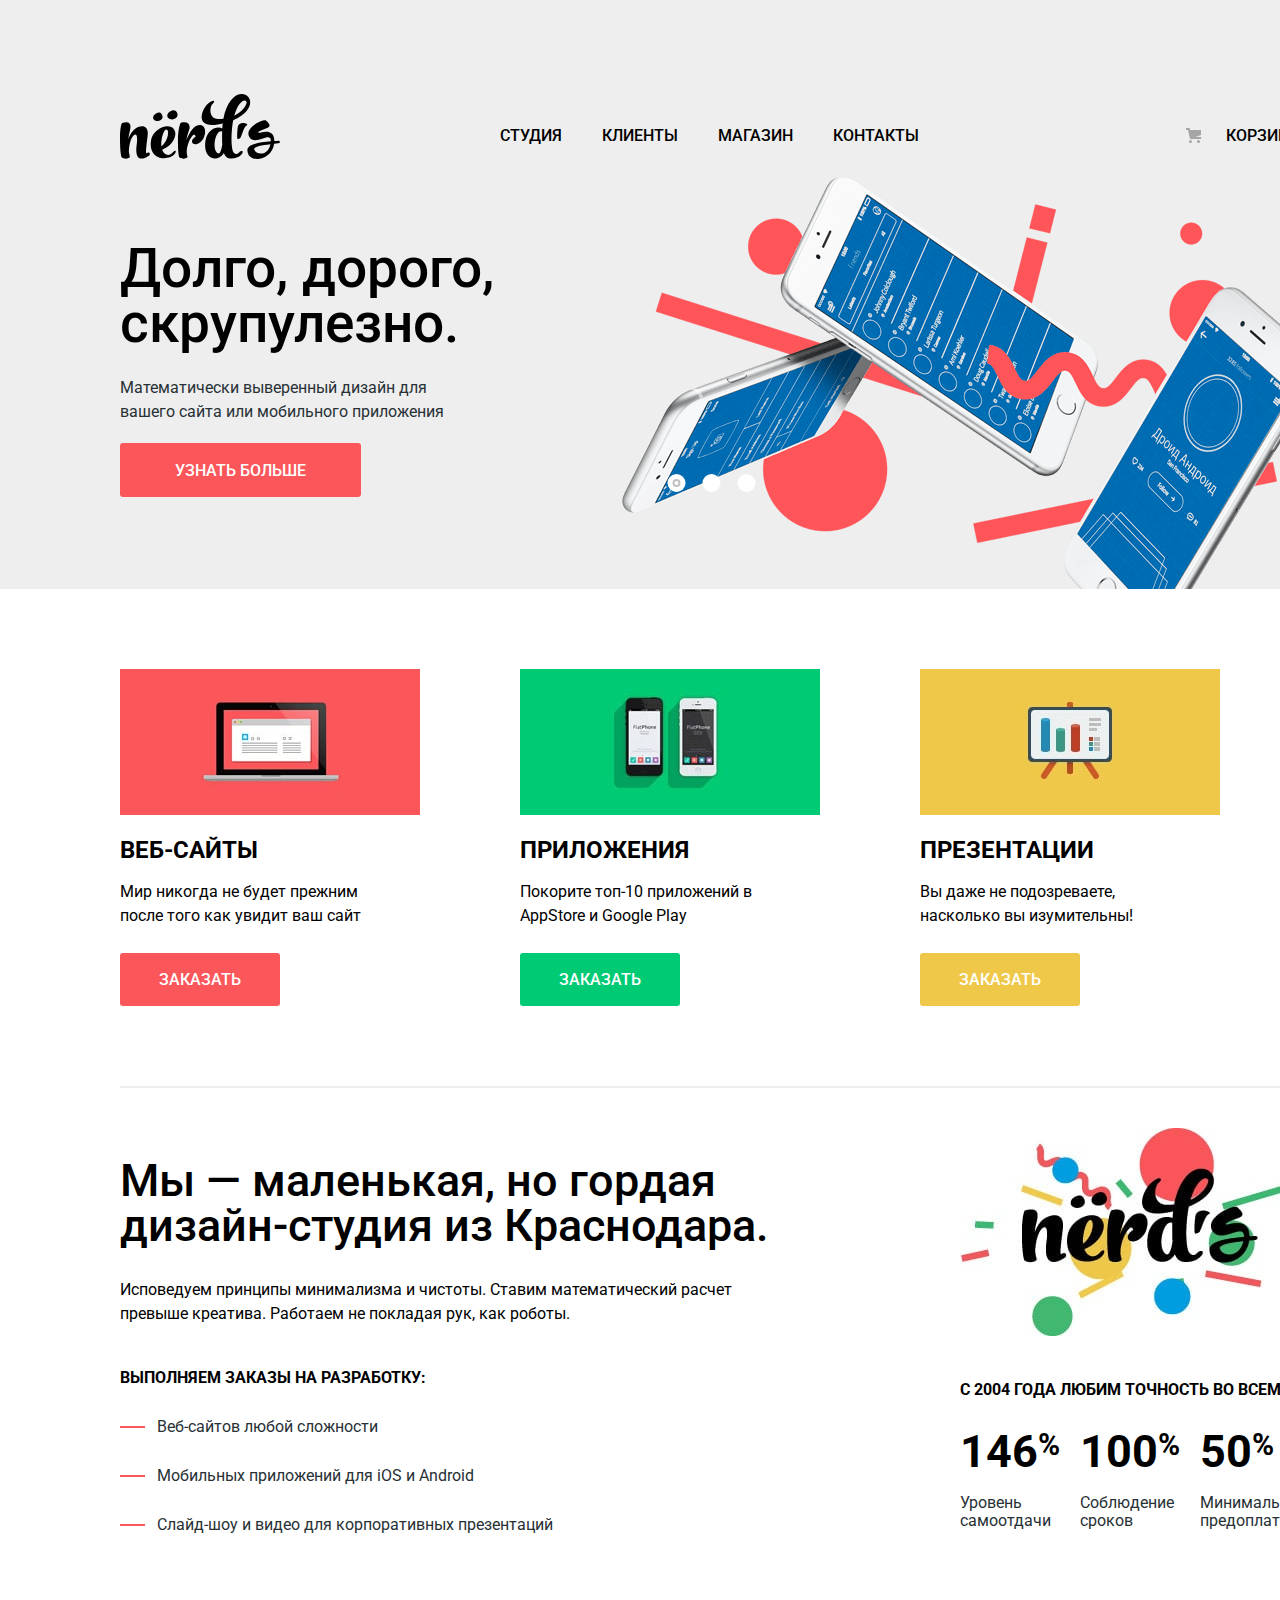
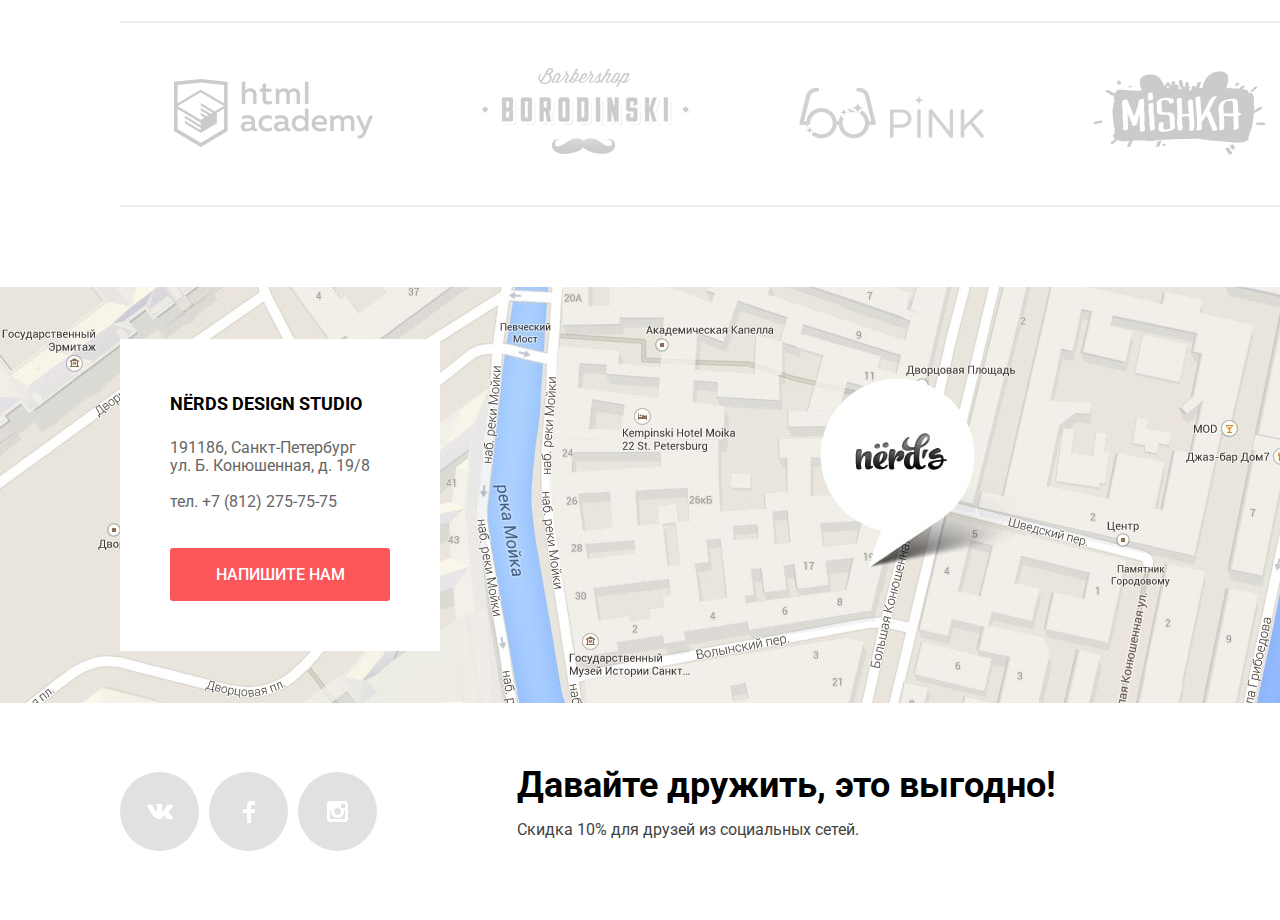
<file: index.html>
<!DOCTYPE html>
<html lang="ru">
  <head>
    <meta charset="UTF-8" />
    <meta name="viewport" content="width=device-width, initial-scale=1.0" />
    <meta http-equiv="X-UA-Compatible" content="ie=edge" />
    <title>Дизайн-студия "Nerds"</title>
    <link
      href="https://fonts.googleapis.com/css?family=Roboto:400,500,700&display=swap&subset=cyrillic"
      rel="stylesheet"
    />
    <link rel="stylesheet" href="css/normalize.css" />
    <link rel="stylesheet" href="css/style.css" />
  </head>
  <body>
    <!--Шапка сайта-->
    <header class="main-header">
      <div class="container">
        <nav class="main-navigation">
          <a class="main-header-logo">
            <img
              src="img/nerds-logo.svg"
              width="160"
              height="65"
              alt="Логотип &laquo;Nerds&raquo;"
            />
          </a>
          <ul class="site-navigation">
            <li><a href="#">Студия</a></li>
            <li><a href="#">Клиенты</a></li>
            <li><a href="catalog.html">Магазин</a></li>
            <li><a href="#">Контакты</a></li>
          </ul>
          <ul class="user-navigation">
            <li class="basket"><a href="#">Корзина</a></li>
          </ul>
        </nav>

        <!--Слайдер-->
        <section class="slider">
          <ul class="slider-list">
            <li class="slider-item slider-item-current">
              <div class="slider-info">
                <h2>Долго, дорого, скрупулезно.</h2>
                <p class="slider-description">
                  Математически выверенный дизайн для вашего сайта или
                  мобильного приложения
                </p>
                <a href="#" class="button button-slide">Узнать больше</a>
              </div>
              <img
                src="img/slide1.png"
                width="698"
                height="413"
                alt="Долго, дорого, скрупулезно"
              />
            </li>
            <li class="slider-item">
              <div class="slider-info">
                <h2>Любим математику, как никто другой</h2>
                <p class="slider-description">
                  Никакого креатива, только математические формулы для расчета
                  идеальных пропорций
                </p>
                <a href="#" class="button button-slide">Узнать больше</a>
              </div>
              <img
                src="img/slide2.png"
                width="663"
                height="430"
                alt="Любим математику, как никто другой"
              />
            </li>
            <li class="slider-item">
              <div class="slider-info">
                <h2>Только ночь, только хардкор</h2>
                <p class="slider-description">
                  Работать днем, как все? Мы против этого. Ближе к полуночи
                  работа только начинается.
                </p>
                <a href="#" class="button button-slide">Узнать больше</a>
              </div>
              <img
                src="img/slide3.png"
                width="759"
                height="411"
                alt="Только ночь, только хардкор"
              />
            </li>
          </ul>
          <!--Переключатели слайдера -->
          <div class="slider-radio">
            <ul class="slider-radio-list">
              <li class="slider-radio-item">
                <button class="slide-radio-button  slide-radio-button-current">
                  <span class="visually-hidden">Слайд 1</span>
                </button>
              </li>
              <li class="slider-radio-item">
                <button class="slide-radio-button">
                  <span class="visually-hidden">Слайд 2</span>
                </button>
              </li>
              <li class="slider-radio-item">
                <button class="slide-radio-button">
                  <span class="visually-hidden">Слайд 3</span>
                </button>
              </li>
            </ul>
          </div>
        </section>
      </div>
    </header>
    <main class="main-page">
      <div class="container">
        <h1 class="visually-hidden">Дизайн-студия "Nerds"</h1>

        <!--Услуги-->
        <section class="services">
          <h2 class="visually-hidden">Услуги</h2>
          <ul class="services-list">
            <li class="services-item">
              <h3>Веб-сайты</h3>
              <img
                src="img/illustration-1.jpg"
                width="300"
                height="146"
                alt="Веб-сайты"
              />
              <p>Мир никогда не будет прежним после того как увидит ваш сайт</p>
              <a href="#" class="button button-web-sites">Заказать</a>
            </li>
            <li class="services-item">
              <h3>Приложения</h3>
              <img
                src="img/illustration-2.jpg"
                width="300"
                height="146"
                alt="Приложения"
              />
              <p>Покорите топ-10 приложений в AppStore и Google Play</p>
              <a href="#" class="button button-app">Заказать</a>
            </li>
            <li class="services-item">
              <h3>Презентации</h3>
              <img
                src="img/illustration-3.jpg"
                width="300"
                height="146"
                alt="Презентации"
              />
              <p>Вы даже не подозреваете, насколько вы изумительны!</p>
              <a href="#" class="button button-presentation">Заказать</a>
            </li>
          </ul>
        </section>
        <div class="index-columns">
          <!--Наша студия-->
          <section class="about-us">
            <h2 class="visually-hidden">О нас</h2>
            <b>Мы — маленькая, но гордая дизайн-студия из Краснодара. </b>
            <p class="about-us-description">
              Исповедуем принципы минимализма и чистоты. Ставим математический
              расчет превыше креатива. Работаем не покладая рук, как роботы.
            </p>
            <ul class="about-us-list">
              <h3>Выполняем заказы на разработку:</h3>
              <li class="about-us-item">Веб-сайтов любой сложности</li>
              <li class="about-us-item">
                Мобильных приложений для iOS и Android
              </li>
              <li class="about-us-item">
                Слайд-шоу и видео для корпоративных презентаций
              </li>
            </ul>
          </section>
          <!--Блок статистики-->
          <section class="statistics">
            <h2 class="visually-hidden">Статистика</h2>
            <img
              src="img/nerds-illustration.jpg"
              width="360"
              height="208"
              alt="Логотип &laquo;Nerds&raquo;"
            />
            <h3 class="statistics-title">
              С 2004 года любим точность во всем:
            </h3>
            <ul class="statistics-list">
              <li class="statistics-item">
                <p class="statistics-item-indicator">
                  <span class="statistics-item-value">
                    146<sup class="statistics-item-percent">%</sup>
                  </span>
                </p>
                <p class="statistics-item-description">
                  Уровень самоотдачи
                </p>
              </li>
              <li class="statistics-item">
                <p class="statistics-item-indicator">
                  <span class="statistics-item-value">
                    100<sup class="statistics-item-percent">%</sup>
                  </span>
                </p>
                <p class="statistics-item-description">
                  Соблюдение сроков
                </p>
              </li>
              <li class="statistics-item">
                <p class="statistics-item-indicator">
                  <span class="statistics-item-value">
                    50<sup class="statistics-item-percent">%</sup>
                  </span>
                </p>
                <p class="statistics-item-description">
                  Минимальная предоплата
                </p>
              </li>
            </ul>
          </section>
        </div>
        <!--Партнеры-->
        <section class="partners">
          <h2 class="visually-hidden">Партнеры</h2>
          <ul class="partners-list">
            <li class="partners-item">
              <a href="#"
                ><img
                  src="img/logo-1.png"
                  width="199"
                  height="68"
                  alt="Html-academy"
              /></a>
            </li>
            <li class="partners-item">
              <a href="#"
                ><img
                  src="img/logo-2.png"
                  width="209"
                  height="90"
                  alt="Barbershop &laquo;Borodinsky&raquo;"
              /></a>
            </li>
            <li class="partners-item">
              <a href="#"
                ><img src="img/logo-3.png" width="185" height="52" alt="Pink"
              /></a>
            </li>
            <li class="partners-item">
              <a href="#"
                ><img src="img/logo-4.png" width="173" height="84" alt="Mishka"
              /></a>
            </li>
          </ul>
        </section>
      </div>
    </main>
    <!--Подвал сайта-->
    <footer class="main-footer">
      <section class="map">
        <h2 class="visually-hidden">Как нас найти</h2>
        <div class="footer-map">
          <img
            src="img/map-mask.jpg"
            alt="Санкт-Петербург, ул. Б. Конюшенная, д. 19/8"
            width="1440"
            height="785"
          />
        </div>
        <iframe src="https://www.google.com/maps/embed?pb=!1m18!1m12!1m3!1d1998.
        597147190647!2d30.321781396077196!3d59.93882665593279!2m3!1f0!2f0!3f0!3m2
        !1i1024!2i768!4f13.1!3m3!1m2!1s0x4696310fca145cc1%3A0x42b32648d8238007!2z
        0JHQvtC70YzRiNCw0Y8g0JrQvtC90Y7RiNC10L3QvdCw0Y8g0YPQuy4sIDE5LzgsINCh0LDQ
        vdC60YIt0J_QtdGC0LXRgNCx0YPRgNCzLCDQoNC-0YHRgdC40Y8sIDE5MTE4Ng!5e0!3m2!1
        sru!2s!4v1579187951165!5m2!1sru!2s" width="1440" height="416" 
        frameborder="0" style="border:0;" allowfullscreen=""></iframe>
        <div class="container">
          <div class="adress">
            <h3>Nёrds design studio</h3>
            <p class="adress-description">
              191186, Санкт-Петербург<br />
              ул. Б. Конюшенная, д. 19/8<br /><br />
              тел. +7 (812) 275-75-75
            </p>
            <a href="#" class="button button-write-to-us">Напишите нам</a>
          </div>
        </div>
      </section>
      <section class="friendship">
        <h2 class="visually-hidden">Давайте дружить</h2>
        <div class="container">
          <div class="footer-social">
            <ul class="social-button-list">
              <li class="social-button-item">
                <a href="#">
                  <span class="visually-hidden">В контакте</span>
                </a>
              </li>
              <li class="social-button-item">
                <a href="#">
                  <span class="visually-hidden">Facebook</span>
                </a>
              </li>
              <li class="social-button-item">
                <a href="#">
                  <span class="visually-hidden">Instagram</span>
                </a>
              </li>
            </ul>
          </div>
          <div class="friendship-advantages">
            <p class="friendship-call">
              Давайте дружить, это выгодно!
            </p>
            <p class="friendship-description">
              Скидка 10% для друзей из социальных сетей.
            </p>
          </div>
        </div>
      </section>
    </footer>
    <!--Модальное окно "Напишите нам"-->
    <section class="write-to-us">
      <h2>Напишите нам</h2>
      <form
        class="write-to-us-form"
        action="https://echo.htmlacademy.ru"
        method="post"
      >
        <div class="name-and-mail-group">
          <div class="name-group">
            <label for="name">Ваше имя:</label>
            <input
              type="text"
              name="name"
              id="name"
              placeholder="Имя Фамилия"
            />
          </div>
          <div class="mail-group">
            <label for="mail">Ваш e-mail:</label>
            <input
              type="email"
              name="mail"
              id="mail"
              placeholder="email@example.com"
            />
          </div>
        </div>
        <div class="text-letter-group">
          <label for="text-letter">Текст письма:</label>
          <textarea
            name="text-letter"
            id="text-letter"
            rows="5"
            placeholder="В свободной форме"
          ></textarea>
        </div>
        <button type="submit" class="button write-to-us-button">Отправить</button>
        <button type="button" class="close-button write-to-us-close-button">Закрыть</button>
      </form>
    </section>
    <script src="popup.js"></script>
  </body>
</html>
</file>
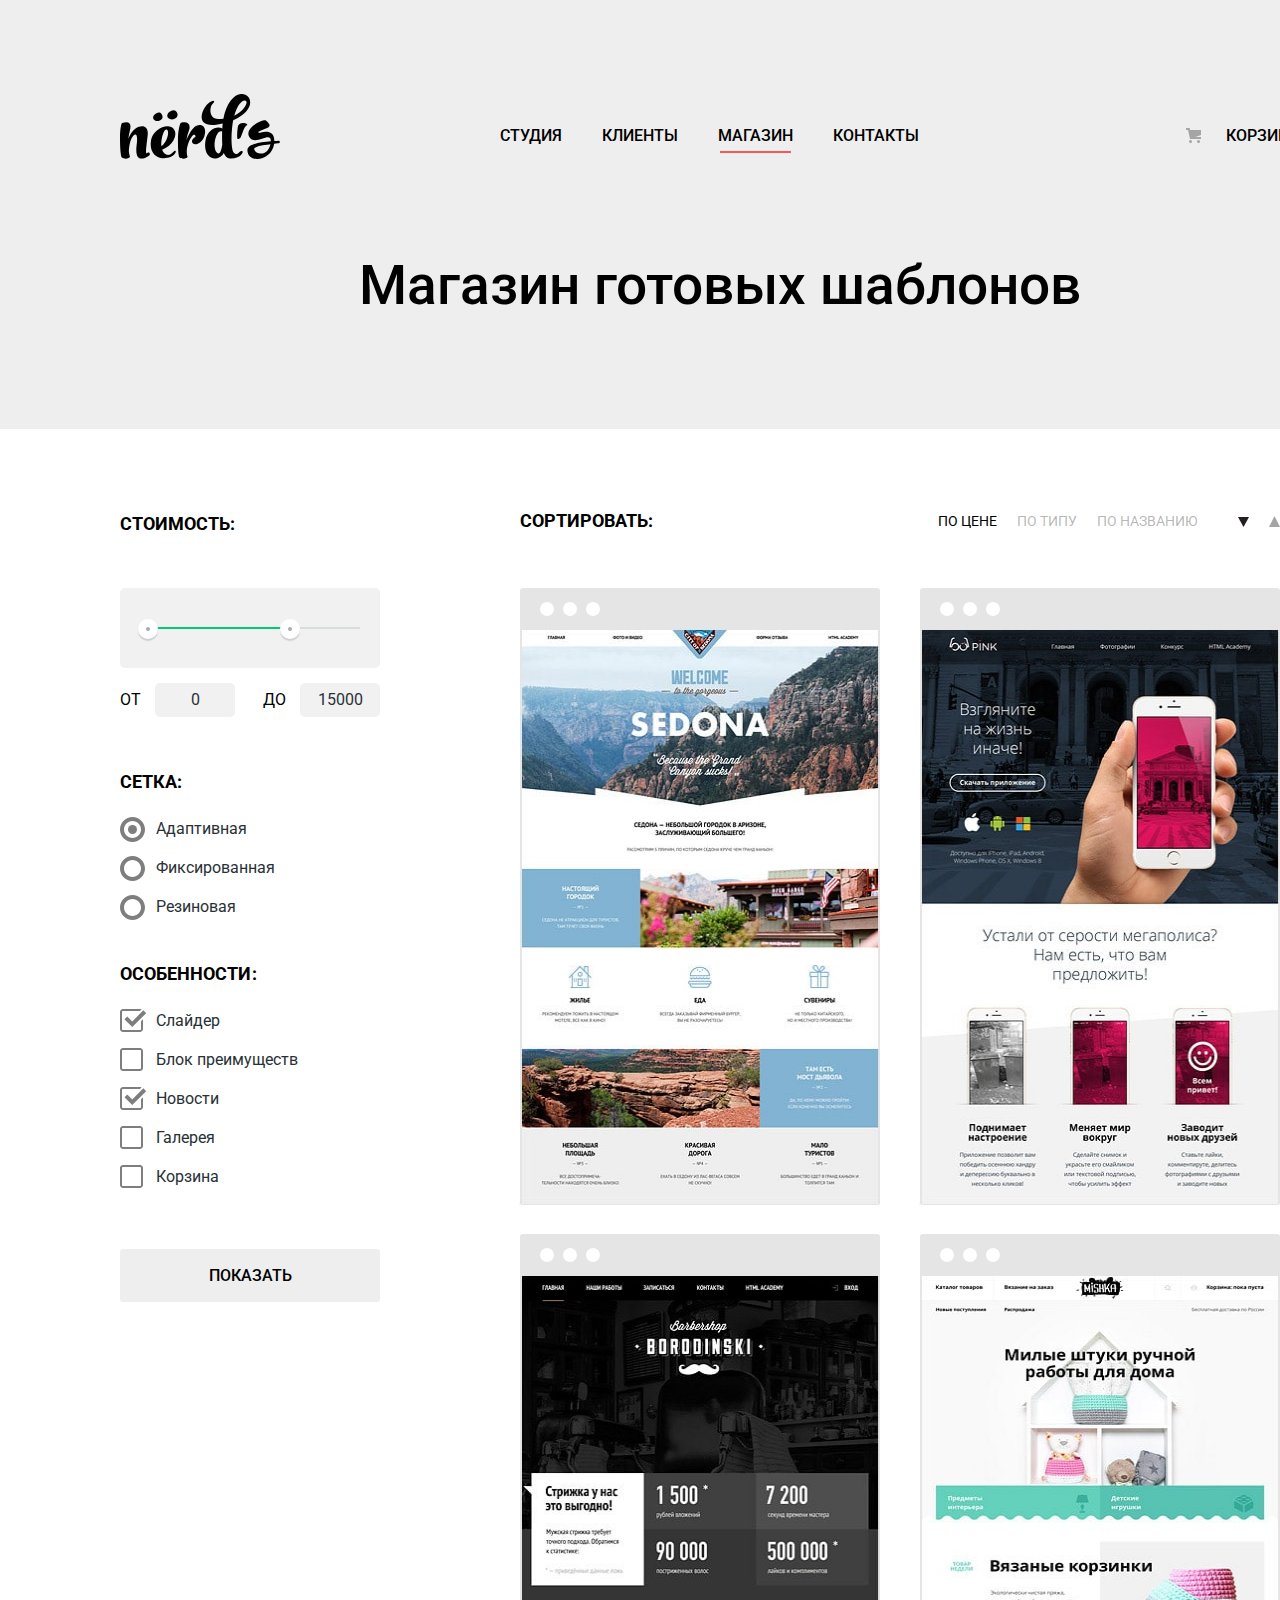
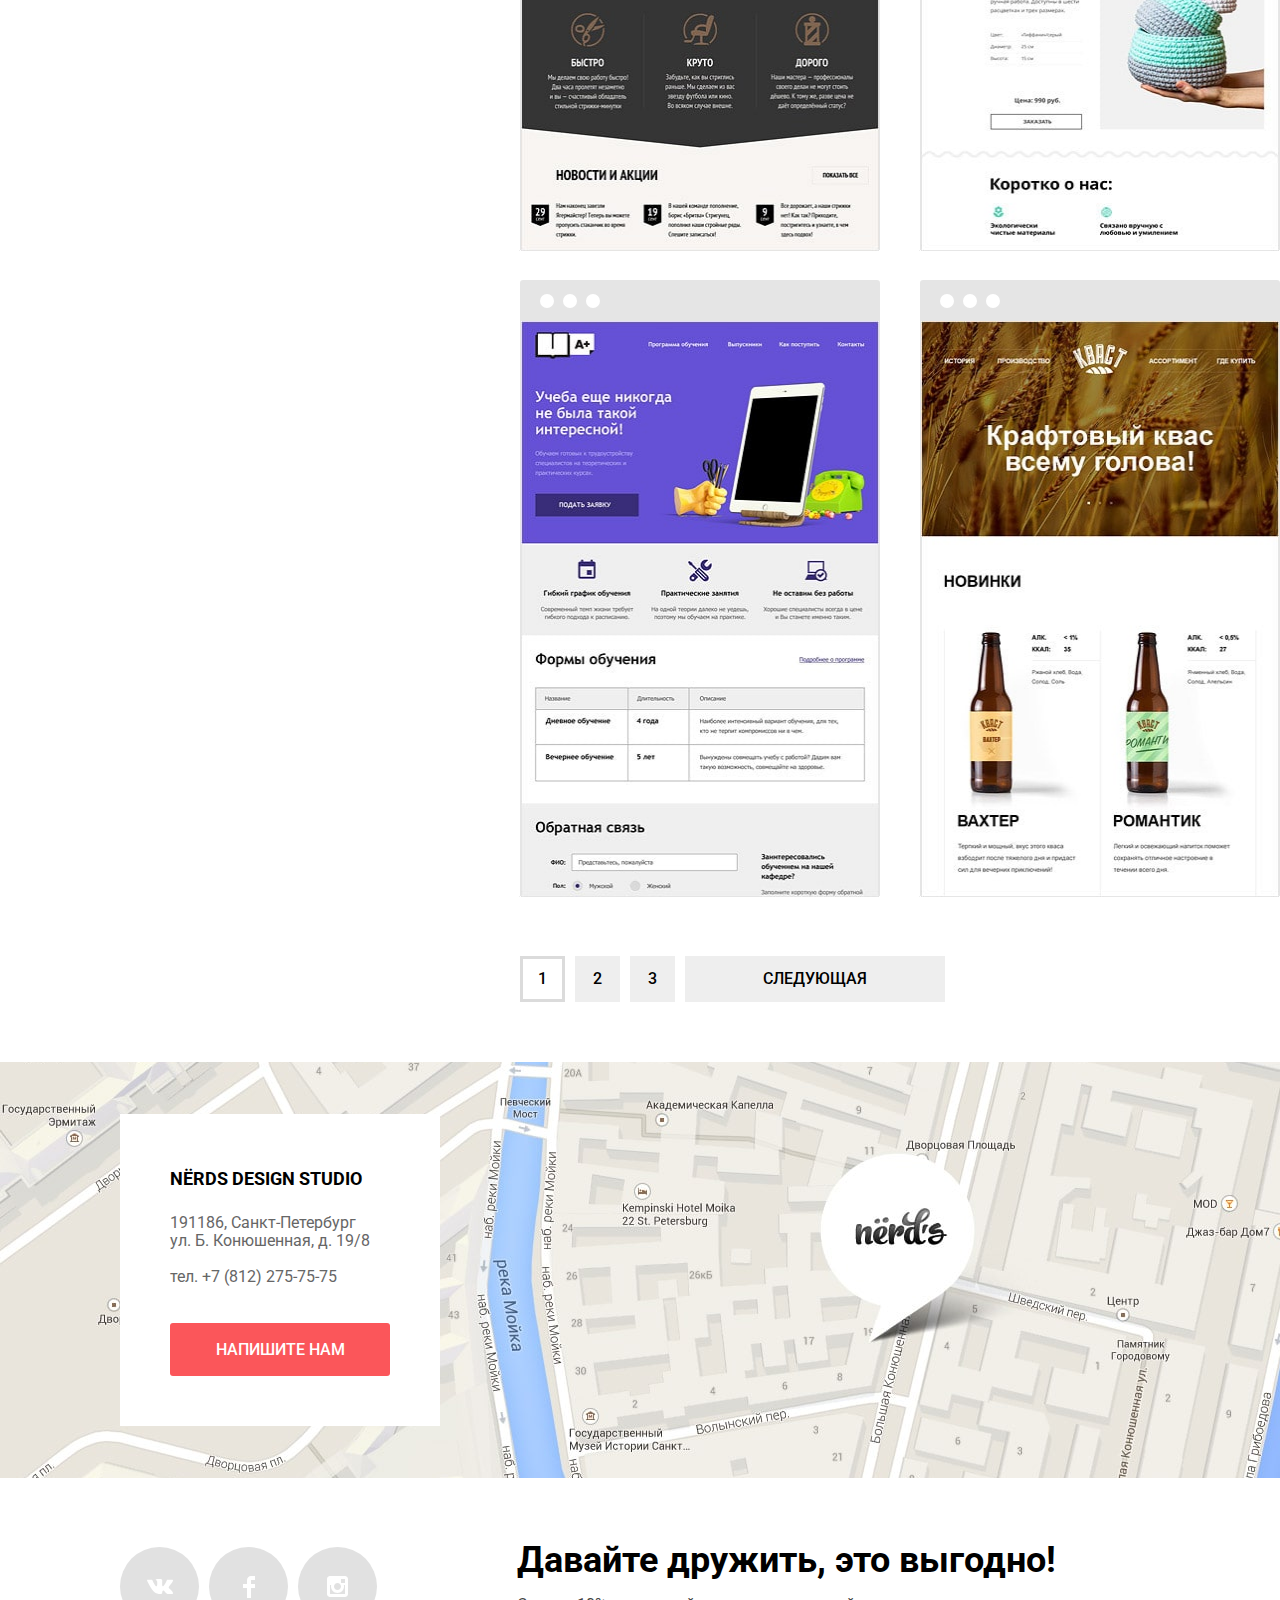
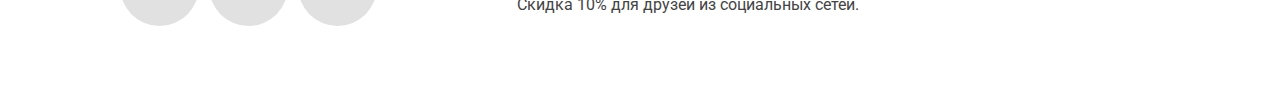
<file: catalog.html>
<!DOCTYPE html>
<html lang="ru">
  <head>
    <meta charset="UTF-8" />
    <meta name="viewport" content="width=device-width, initial-scale=1.0" />
    <meta http-equiv="X-UA-Compatible" content="ie=edge" />
    <title>Document</title>
    <link
      href="https://fonts.googleapis.com/css?family=Roboto:400,500,700&display=swap&subset=cyrillic"
      rel="stylesheet"
    />
    <link rel="stylesheet" href="css/normalize.css" />
    <link rel="stylesheet" href="css/style.css" />
  </head>
  <body class="inner-page">
    <!--Шапка сайта-->
    <header class="main-header">
      <div class="container">
        <nav class="main-navigation">
          <a class="main-header-logo">
            <img
              src="img/nerds-logo.svg"
              width="160"
              height="65"
              alt="Логотип &laquo;Nerds&raquo;"
            />
          </a>
          <ul class="site-navigation">
            <li><a href="#">Студия</a></li>
            <li><a href="#">Клиенты</a></li>
            <li class="site-navigation-item-current"><a href="catalog.html">Магазин</a></li>
            <li><a href="#">Контакты</a></li>
          </ul>
          <ul class="user-navigation">
            <li class="basket"><a href="#">Корзина</a></li>
          </ul>
        </nav>
        <h1 class="main-title">Магазин готовых шаблонов</h1>
  
      </div>
    </header>
    <main class="main-page">
      <div class="container templates-block">
        <section class="filters">
          <h2 class="visually-hidden">Фильтр шаблонов</h2>
          <form
            action="https://echo.htmlacademy.ru"
            method="get"
            class="filters-form"
            oninput="price_range_output_from.value = price_range.value"
          >
            <fieldset class="price-fieldset">
              <legend>Стоимость:</legend>
              <div class="range-filter">
                <div class="range-controls">
                  <div class="scale">
                    <div class="bar">
                      <div class="toggle toggle-min"></div>
                      <div class="toggle toggle-max"></div>
                    </div>
                  </div>  
                </div>
                <div class="price-controls">
                  <label class="min-price">от <input type="text" name="min-price" value="0"></label>
                  <label class="max-price">до <input type="text" name="max-price" value="15000"></label>
                </div>
                
              </div>
            </fieldset>
            <fieldset class="net-fieldset">
              <legend>Сетка:</legend>
              <ul>
                <li class="net">
                  <input
                    type="radio"
                    name="net-radio"
                    id="net-adaptive"
                    class="net-item-radio"
                    checked
                  />
                  <label for="net-adaptive">
                    Адаптивная
                  </label>
                </li>
                <li class="net">
                  <input
                    type="radio"
                    name="net-radio"
                    id="net-fixed"
                    class="net-item-radio"
                  />
                  <label for="net-fixed">
                    Фиксированная
                  </label>
                </li>
                <li class="net">
                  <input
                    type="radio"
                    name="net-radio"
                    id="net-rubber"
                    class="net-item-radio" 
                  />
                  <label for="net-rubber">
                    Резиновая
                  </label>
                </li>
              </ul>
            </fieldset>
            <fieldset class="features-fieldset">
              <legend>Особенности:</legend>
              <ul>
                <li class="features-item">
                  <input
                    type="checkbox"
                    name="features-slider"
                    id="features-slider"
                    class="features-checkbox"
                    checked
                  />
                  <label for="features-slider">
                    Слайдер
                  </label>
                </li>
                <li class="features-item">
                  <input
                    type="checkbox"
                    name="features-advantages"
                    id="features-advantages"
                    class="features-checkbox" 
                  />
                  <label for="features-advantages">
                    Блок преимуществ
                  </label>
                </li>
                <li class="features-item">
                  <input
                    type="checkbox"
                    name="features-news"
                    id="features-news"
                    class="features-checkbox"
                    checked
                  />
                  <label for="features-news">
                    Новости
                  </label>
                </li>
                <li class="features-item">
                  <input
                    type="checkbox"
                    name="features-galery"
                    id="features-galery"
                    class="features-checkbox"
                  />
                  <label for="features-galery">
                    Галерея
                  </label>
                </li>
                <li class="features-item">
                  <input
                    type="checkbox"
                    name="features-recicle"
                    id="features-recicle"
                    class="features-checkbox"
                  />
                  <label for="features-recicle">
                    Корзина
                  </label>
                </li>
              </ul>
            </fieldset>
            <button type="submit" class="button-filters-form button">
              Показать
            </button>
          </form>
        </section>
  
        <section class="templates">
          <!--Сортировка-->
  
          <div class="sort">
            <h3 class="sort-list-title">Сортировать:</h3>
            <ul class="sort-list">
              <li class="sort-item sort-item-current"><a>По цене</a></li>
              <li class="sort-item"><a href="#">По типу</a></li>
              <li class="sort-item"><a href="#">По названию</a></li>
            </ul>
            <ul class="sort-direction">
              <li class="sort-direction-item down sort-direction-item-current">
                <a><span class="visually-hidden">По возрастанию</span></a>
              </li>
              <li class="sort-direction-item up">
                <a href="#">
                  <span class="visually-hidden">По убыванию</span></a></li>
            </ul>
          </div>
  
          <!--Каталог шаблонов-->
          <ul class="templates-list">
            <li class="templates-item">
                <div class="template-browser"></div>
                <div class="template-block">
                <img
                  src="img/img-sedona.jpg"
                  width="360"
                  height="576"
                  alt="Sedona"
                />
                <div class="template-info">
                  <h3 class="template-title">Sedona</h3>
                  <p class="template-description">
                    Информационный сайт для туристов
                  </p>
                  <a href="#" class="button button-price">9 900 руб.</a>
                  </div>
                </div>
            </li>
            <li class="templates-item">
                <div class="template-browser"></div>
                <div class="template-block">
                  <img
                    src="img/img-pink.jpg"
                    width="360"
                    height="576"
                    alt="Pink App"
                  />
                  <div class="template-info">
                    <h3 class="template-title">Pink App</h3>
                    <p class="template-description">
                      Продуктовый лендинг приложения для IOS и Android
                    </p>
                    <a href="#" class="button button-price">9 900 руб.</a>
                  </div>
                </div>
            </li>
            <li class="templates-item">
                <div class="template-browser"></div>
                <div class="template-block">
                  <img
                    src="img/img-barbershop.jpg"
                    width="360"
                    height="576"
                    alt="Barbershop &laquo;Borodinsky&raquo;"
                  />
                  <div class="template-info">
                    <h3 class="template-title">Barbershop</h3>
                    <p class="template-description">
                      Сайт салона крастоты. Для мужчин, да.
                    </p>
                    <a href="#" class="button button-price">9 900 руб.</a>
                  </div>
                </div>
            </li>
            <li class="templates-item">
                <div class="template-browser"></div>
                <div class="template-block">
                  <img
                    src="img/img-mishka.jpg"
                    width="360"
                    height="576"
                    alt="Mishka"
                  />
                  <div class="template-info">
                    <h3 class="template-title">Mishka</h3>
                    <p class="template-description">
                      Интернет магазин вязанных игрушек
                    </p>
                    <a href="#" class="button button-price">9 900 руб.</a>
                  </div>
                </div>
            </li>
            <li class="templates-item">
                <div class="template-browser"></div>
                <div class="template-block">
                  <img
                    src="img/img-aplus.jpg"
                    width="360"
                    height="576"
                    alt="Mishka"
                  />
                  <div class="template-info">
                    <h3 class="template-title">A Plus</h3>
                    <p class="template-description">
                      Лендинг курсов повышения квалификации
                    </p>
                    <a href="#" class="button button-price">9 900 руб.</a>
                  </div>
                </div>
            </li>
            <li class="templates-item">
                <div class="template-browser"></div>
                <div class="template-block">
                  <img
                    src="img/img-kvast.jpg"
                    width="360"
                    height="576"
                    alt="Kvast"
                  />
                  <div class="template-info">
                    <h3 class="template-title">Kvast</h3>
                    <p class="template-description">
                      Промо-сайт производителя крафтового кваса
                    </p>
                    <a href="#" class="button button-price">9 900 руб.</a>
                  </div>
                </div>
            </li>
          </ul>
  
          <!--Пагинация-->
  
          <ul class="pagination-list">
            <li class="pagination-item pagination-item-current"><a>1</a></li>
            <li class="pagination-item"><a href="#">2</a></li>
            <li class="pagination-item"><a href="#">3</a></li>
            <li class="pagination-item pagination-item-next">
              <a href="#">Следующая</a>
            </li>
          </ul>
        </section>
      </div>
    </main>
    <!--Подвал сайта-->
    <footer class="main-footer">
      <section class="map">
        <h2 class="visually-hidden">Как нас найти</h2>
        <div class="footer-map">
          <img
            src="img/map-mask.jpg"
            alt="Санкт-Петербург, ул. Б. Конюшенная, д. 19/8"
            width="1440"
            height="785"
          />
        </div>
        <div class="container">
          <div class="adress">
            <h3>Nёrds design studio</h3>
            <p class="adress-description">
              191186, Санкт-Петербург<br />
              ул. Б. Конюшенная, д. 19/8<br /><br />
              тел. +7 (812) 275-75-75
            </p>
            <a href="#" class="button button-write-to-us">Напишите нам</a>
          </div>
        </div>
      </section>
      <section class="friendship">
        <h2 class="visually-hidden">Давайте дружить</h2>
        <div class="container">
          <div class="footer-social">
            <ul class="social-button-list">
              <li class="social-button-item">
                <a href="#">
                  <span class="visually-hidden">В контакте</span>
                </a>
              </li>
              <li class="social-button-item">
                <a href="#">
                  <span class="visually-hidden">Facebook</span>
                </a>
              </li>
              <li class="social-button-item">
                <a href="#">
                  <span class="visually-hidden">Instagram</span>
                </a>
              </li>
            </ul>
          </div>
          <div class="friendship-advantages">
            <p class="friendship-call">
              Давайте дружить, это выгодно!
            </p>
            <p class="friendship-description">
              Скидка 10% для друзей из социальных сетей.
            </p>
          </div>
        </div>
      </section>
    </footer>
    <!--Модальное окно "Напишите нам"-->
    <section class="write-to-us">
      <h2 class="write-to-us-title">Напишите нам</h2>
      <form
        class="write-to-us-form"
        action="https://echo.htmlacademy.ru"
        method="post"
      >
        <div class="name-and-mail-group">
          <div class="name-group">
            <label for="name">Ваше имя:</label>
            <input
              type="text"
              name="name"
              id="name"
              placeholder="Имя Фамилия"
            />
          </div>
          <div class="mail-group">
            <label for="mail">Ваш e-mail:</label>
            <input
              type="text"
              name="mail"
              id="mail"
              placeholder="email@example.com"
            />
          </div>
        </div>
        <div class="text-letter-group">
          <label for="text-letter">Текст письма:</label>
          <textarea
            name="text-letter"
            id="text-letter"
            rows="5"
            placeholder="В свободной форме"
          ></textarea>
        </div>
        <button class="button write-to-us-button">Отправить</button>
        <button class="close-button write-to-us-close-button">Закрыть</button>
      </form>
    </section>
  </body>
</html>
</file>
<file: css/style.css>
/*Базовые стили----------------------------------------*/
body {
  margin: 0;
  padding: 0;
  min-width: 1440px;

  font-family: Roboto, Arial, sans-serif;
  font-size: 16px;
  font-weight: 400;
  line-height: 24px;
  color: #000000;

  background-color: #ffffff;
}

a {
  text-decoration: none;
}

img {
  max-width: 100%;
  height: auto;
}

.visually-hidden:not(:focus):not(:active),
input[type="checkbox"].visually-hidden,
input[type="radio"].visually-hidden {
  position: absolute;

  width: 1px;
  height: 1px;
  margin: -1px;
  border: 0;
  padding: 0;

  white-space: nowrap;

  clip-path: inset(100%);
  clip: rect(0 0 0 0);
  overflow: hidden;
}

.button {
  padding-top: 18px;
  padding-bottom: 17px;

  font: inherit;
  line-height: 18px;
  font-weight: 500;
  text-transform: uppercase;
  text-align: center;
  color: #ffffff;

  background-color: #fb565a;
  border-radius: 3px;
}

.container {
  width: 1200px;
  margin: 0 auto;
  padding: 0 20px;
}

/*Шапка сайта--------------------------------------------------*/

.main-header {
  margin-bottom: 80px;

  background-color: #eeeeee;
}

.main-header-logo {
  width: 160px;
  height: 65px;
  margin-right: 200px;
  margin-top: 49px;
}

.main-header-logo img {
  width: 160px;
  height: 65px;
}

.main-header-logo img:hover,
.main-header-logo img:focus {
  opacity: 0.8;
}

.main-header-logo img:active {
  opacity: 0.3;
}

.main-navigation {
  padding: 45px 0 15px 0;
  display: flex;

  font-weight: 500;
  line-height: 30px;
  text-transform: uppercase;
}

.site-navigation,
.user-navigation {
  margin: 0;
  padding: 0;
  margin-top: 66px;

  list-style: none;
}

.site-navigation {
  display: flex;
  flex-wrap: wrap;
  width: 540px;
}

.site-navigation-item-current a::after {
  content: "";
  display: block;
  width: 95%;
  margin: 0 auto;
  border-bottom: 2px solid #fb565a;
}

.user-navigation {
  display: flex;
  margin-left: auto;
}

.user-navigation .basket a {
  position: relative;
  padding-left: 50px;
}

.user-navigation-item-current a::after {
  content: "";
  display: block;
  position: absolute;
  bottom: 8px;
  left: 10px;
  width: 79%;
  border-bottom: 2px solid #fb565a;
}

.basket a::before {
  content: "";
  position: absolute;

  width: 16px;
  height: 16px;
  left: 10px;
  top: 17px;

  background-image: url("../img/cart-icon.svg");
  background-position: 0 0;
  background-repeat: no-repeat;
  opacity: 0.3;
}

.site-navigation a,
.user-navigation a {
  display: block;
  padding: 10px 20px;
  color: #000000;
}

.site-navigation a:hover,
.site-navigation a:focus,
.user-navigation a:hover,
.user-navigation a:focus {
  color: #fb565a;
}

.site-navigation a:active,
.user-navigation a:active {
  opacity: 0.3;
  color: #000000;
}

/*INDEX.HTML------------------------------------------------------------------*/
/*Слайдер-------------------------------------------------*/

.slider {
  position: relative;
}

.slider-list {
  margin: 0;
  padding: 0;

  list-style: none;
}

.slider-item {
  display: none;
  justify-content: space-between;
}

@keyframes slide {
  0% {transform: translateX(2000px);}
  100% {transform: translateX(0);}
}


.slider-item-current {
  animation: slide 1s;
  display: flex;
  overflow: hidden;
}

.slider-item h2 {
  margin: 0;
  margin-top: 65px;
  margin-bottom: 25px;

  font-size: 55px;
  line-height: 55px;
  font-weight: 500;
}

.slider-description {
  width: 361px;
  margin-bottom: 35px;

  color: #283136;
}

.button-slide {
  padding-right: 55px;
  padding-left: 55px;
}

.button-slide:hover,
.button-slide:focus {
  background-color: #e74246;
}

.button-slide:active {
  color: rgba(255, 255, 255, 0.3);

  background-color: #d7373b;
}

.slider-radio {
  position: absolute;
  bottom: 90px;
  left: 50%;
  margin-right: -50%;
  transform: translate(-50%, 0);
}

.slider-radio-list {
  display: flex;

  margin: 0;
  padding: 0;

  list-style: none;
}

.slide-radio-button {
  padding: 0;
  margin: 0;
  width: 18px;
  height: 18px;
  margin-right: 17px;

  border: none;
  background-color: #ffffff;
  border-radius: 50%;
  cursor: pointer;
}

.slide-radion-button:last-child {
  margin-right: 0;
}

.slide-radio-button-current:before {
  content: "";

  display: block;
  width: 4px;
  height: 4px;
  margin: 5px;

  border: 2px solid #c1c1c1;
  border-radius: 50%;
}

/*Услуги-----------------------------------------*/

.services-list {
  margin: 0;
  padding: 0;

  display: flex;
  margin-bottom: 80px;

  list-style: none;
}

.services-item {
  display: flex;
  flex-wrap: wrap;
  width: 300px;
  margin-right: 100px;
}

.services-item h3 {
  margin: 0;

  margin-top: 20px;
  margin-bottom: 15px;

  font-size: 24px;
  line-height: 30px;
  text-transform: uppercase;
}

.services-item img {
  width: 300px;
  height: 146px;

  order: -1;
}

.services-item p {
  margin: 0;
  padding: 0;
  margin-bottom: 25px;
  width: 260px;
}

.button-web-sites,
.button-app,
.button-presentation {
  padding-left: 39px;
  padding-right: 39px;
}

.button-web-sites:hover,
.button-web-sites:focus {
  background-color: #e74246;
}

.button-web-sites:active {
  color: rgba(255, 255, 255, 0.3);

  background-color: #d7373b;
  box-shadow: inset 0 3px #c13135;
}

.button-app {
  background-color: #00ca74;
}

.button-app:hover,
.button-app:focus {
  background-color: #00bc6c;
}

.button-app:active {
  color: rgba(255, 255, 255, 0.3);

  background-color: #00aa62;
  box-shadow: inset 0 3px #009958;
}

.button-presentation {
  background-color: #efc84a;
}

.button-presentation:hover,
.button-presentation:focus {
  background-color: #eab534;
}

.button-presentation:active {
  color: rgba(255, 255, 255, 0.3);

  background-color: #e5a722;
  box-shadow: inset 0 3px #ce961f;
}

/*О нас----------------------------------------------------------*/

.index-columns {
  border-top: 2px solid #eeeeee;
  padding-top: 40px;
  display: flex;
  justify-content: space-between;
  margin-bottom: 75px;
}

.about-us {
  width: 680px;
  margin-right: 140px;
}

.about-us b {
  display: block;
  margin: 0;
  margin-top: 30px;
  margin-bottom: 30px;

  font-size: 45px;
  line-height: 45px;
  font-weight: 500;
}

.about-us-description {
  margin: 0;
  margin-bottom: 40px;
  columns: #283136;
}

.about-us-list {
  margin: 0;
  padding: 0;

  list-style: none;
}

.about-us-list h3 {
  margin: 0;
  margin-bottom: 25px;

  text-transform: uppercase;

  font-size: 16px;
  font-weight: 700;
}
.about-us-item {
  position: relative;
  margin-bottom: 25px;
  padding-left: 37px;
  color: #283136;
}

.about-us-item:last-child {
  margin-bottom: 0;
}

.about-us-item::before {
  content: "";

  display: block;
  position: absolute;
  top: 50%;
  left: 0;
  width: 25px;

  border-bottom: 2px solid #fb565a;

  transform: translate(0, -50%);
}

/*Статистика--------------------------------*/

.statistics {
  width: 360px;
}

.statistics img {
  width: 360px;
  height: 208px;
  margin-bottom: 35px;
}

.statistics-list {
  display: flex;
  margin: 0;
  padding: 0;

  list-style: none;
}

.statistics-title {
  margin: 0 auto;
  margin-bottom: 45px;
  padding: 0;
  text-transform: uppercase;
  font-weight: 700;
  font-size: 16px;
}

.statistics-item {
  margin-right: 20px;
}

.statistics-item:last-child {
  margin-right: 0;
}

.statistics-item-indicator {
  margin: 0;
  margin-bottom: 20px;
}

.statistics-item-value sup {
  vertical-align: middle;
}

.statistics-item-value {
  font-size: 45px;
  line-height: 10.06px;
  font-weight: 700;
}

.statistics-item-value sup {
  top: -10px;
  font-size: 30px;
}

.statistics-item-description {
  line-height: 18px;
  color: #283136;
}

.partners {
  border-top: 2px solid #eeeeee;
  border-bottom: 2px solid #eeeeee;
  padding-top: 45px;
  padding-bottom: 40px;
  margin-bottom: 80px;
}

.partners-list {
  margin: 0;
  padding: 0;
  display: flex;
  justify-content: space-around;
  align-items: center;

  list-style: none;
}

.partners-item img {
  opacity: 0.2;
}

.partners-item img:hover,
.partners-item img:focus {
  opacity: 1;
}

.partners-item img:active {
  opacity: 0.1;
}

/*CATALOG.HTML------------------------------------------------------------*/
/*шапка---------------------------------------------------*/

.inner-page .main-header {
  padding-bottom: 116px;
}

.inner-page .main-navigation {
  margin-bottom: 80px;
}

.inner-page .main-page {
  margin-bottom: 60px;
}

.main-title {
  margin: 0;
  text-align: center;
  font-size: 55px;
  font-weight: 500;
  line-height: 55px;
}
/*Фильтр--------------------------------------------------------*/

.filters {
  width: 260px;
  margin-right: 140px;
}

.filters-form fieldset {
  margin: 0;
  padding: 0;

  border: none;
}

.filters-form legend {
  font-size: 18px;
  font-weight: 700;
  line-height: 30px;
  text-transform: uppercase;
  letter-spacing: 0.05px;
}

.range-filter {
  margin-top: 49px;
}

.range-controls {
  position: relative;

  height: 41px;
  margin-bottom: 15px;
  padding-top: 39px;
  padding-right: 20px;
  padding-left: 20px;

  background-color: #f1f1f1;
  border-radius: 5px;
}

.range-controls .scale {
  height: 2px;

  background: #d7dcde;
}

.range-controls .bar {
  margin-left: 0;
  width: 70%;
  height: 2px;
  background: #00ca74;
}

.range-controls .toggle {
  position: absolute;
  top: 31px;
  left: 0;

  width: 4px;
  height: 4px;
  padding: 0;

  border: 8px solid #ffffff;
  border-radius: 50%;
  background-color: #ababab;
  box-shadow: 0 2px 1px 0 #cfcfcf;
  cursor: pointer;
}

.range-controls .toggle-min {
  left: 18px;
}

.range-controls .toggle-max {
  left: 160px;
}

.price-controls {
  font-size: 0;
}

.price-controls label {
  display: inline-block;
  width: 50%;

  font-size: 16px;
  text-transform: uppercase;
}

.price-controls input {
  width: 60px;
  padding: 8px 10px;
  margin-left: 10px;

  font-family: Roboto, Arial, sans-serif;
  font-size: 16px;
  text-align: center;
  color: #283136;

  border: none;
  border-radius: 5px;
  background: #f1f1f1;
}

.max-price {
  text-align: right;
}

.filters-form .price-fieldset {
  margin-bottom: 50px;
}

.filters-form .net-fieldset {
  margin-bottom: 40px;
}

.net-fieldset ul {
  margin: 0;
  padding: 0;

  list-style: none;
}

.net-fieldset legend {
  margin-bottom: 20px;
}

.net {
  margin-bottom: 15px;
}

.net:last-child {
  margin-bottom: 0;
}

.net input[type="radio"] {
  display: none;
}

.net label {
  position: relative;
  padding-left: 36px;

  color: #283136;
  line-height: 20px;
  cursor: pointer;
}

.net input[type="radio"] + label::before {
  content: "";

  display: block;
  position: absolute;
  width: 25px;
  height: 25px;

  background: url("../img/radio-off.svg") 0 0 no-repeat;
  opacity: 0.5;
}

.net input[type="radio"]:checked + label::before {
  background: url("../img/radio-on.svg") 0 0 no-repeat;
}

.net label:hover,
.net label:focus,
.features-item label:hover,
.features-item label:focus {
  color: #000000;
}

.net input[type="radio"] + label:hover::before {
  opacity: 1;
}

.net input:disabled + label,
.features-item input:disabled + label {
  color: rgba(40, 49, 54, 0.3);
}

.net input[type="radio"]:disabled + label::before {
  opacity: 0.1;
}

.filters-form .features-fieldset {
  margin-bottom: 60px;
}

.features-fieldset legend {
  margin-bottom: 20px;
}

.features-fieldset ul {
  margin: 0;
  padding: 0;

  list-style: none;
}

.features-item {
  margin-bottom: 15px;
}

.features-item:last-child {
  margin-bottom: 0;
}

.features-item input[type="checkbox"] {
  display: none;
}

.features-item label {
  position: relative;
  padding-left: 36px;

  color: #283136;
  line-height: 20px;
  cursor: pointer;
}

.features-item input[type="checkbox"] + label::before {
  content: "";

  display: block;
  position: absolute;
  width: 27px;
  height: 23px;

  background: url("../img/checkbox-off.svg") 0 0 no-repeat;
  opacity: 0.5;
}

.features-item input[type="checkbox"]:checked + label::before {
  background: url("../img/checkbox-on.svg") 0 0 no-repeat;
}

.features-item input[type="checkbox"] + label:hover::before {
  opacity: 1;
}

.features-item input[type="checkbox"]:disabled + label::before {
  opacity: 0.1;
}

.button-filters-form {
  width: 100%;
  color: #000000;
  border: 0;
  background-color: #eeeeee;
}

.button-filters-form:hover,
.button-filters-form:focus {
  background-color: #dfdfdf;
}
.button-filters-form:active {
  box-shadow: inset 0 3px 0 rgba(0, 1, 1, 0.1);
  background-color: #d5d5d5;
}

/*Сортировка---------------------------------------*/
.sort {
  display: flex;
  align-items: center;
  margin-bottom: 55px;
}

.sort-list-title {
  margin: 0;
  padding: 0;
  margin-right: auto;

  font-size: 18px;
  font-weight: 700;
  line-height: 18px;
  text-transform: uppercase;
}
.sort-list {
  margin: 0;
  padding: 0;
  display: flex;

  list-style: none;
}

.sort-item {
  margin-right: 20px;
}

.sort-item a {
  color: rgba(0, 0, 0, 0.3);
  font: inherit;
  font-size: 14px;
  line-height: 18px;
  text-transform: uppercase;
}

.sort-item a:hover,
.sort-item a:focus {
  color: rgba(0, 0, 0, 0.6);
}

.sort-item a:active,
.sort-item-current a {
  color: rgba(0, 0, 0, 1);
}

.sort-direction {
  margin: 0;
  padding: 0;
  display: flex;

  list-style: none;
}

.sort-direction-item {
  margin-left: 20px;
}

.sort-direction-item a {
  display: flex;
  font: inherit;
  font-size: 14px;
  line-height: 18px;
  color: rgba(0, 0, 0, 0.2);
  text-transform: uppercase;
}

.sort-direction-item a::before {
  content: "";
  width: 11px;
  height: 11px;
  background: url("../img/icon-up-dir.svg") 0 0 no-repeat;
  opacity: 0.4;
}

.sort-direction-item-current a::before {
  opacity: 1;
}


.sort-direction-item a:hover::before,
.sort-direction-item a:focus::before {
  opacity: 0.6;
}

.sort-direction-item a:active::before {
  opacity: 1;
}


.sort-direction-item.down a::before {
  transform: rotate(180deg);
}
.sort-direction-item a:hover,
.sort-direction-item a:focus {
  color: rgba(0, 0, 0, 0.6);
}

.sort-direction-item a:active,
.sort-direction-item-current a {
  color: rgba(0, 0, 0, 1);
}

/*Каталог шаблонов-----------------------------------*/

.templates-block {
  display: flex;
}


.templates {
  width: 760px;
}


.templates-list {
  margin: 0;
  padding: 0;
  display: flex;
  flex-wrap: wrap;

  list-style: none;
  margin-bottom: 30px;

}

.templates-item {
  position: relative;
  width: 360px;
  margin-right: 40px;
  margin-bottom: 30px;
}

.templates-item img {
  width: 360px;
  height: 576px;
}

.templates-item:nth-child(2n) {
  margin-right: 0;
}

.templates-item:hover .template-browser {
  background-color: #4d4d4d;
}
.templates-item:hover .template-block {
  box-shadow: 0 6px 15px rgba(0, 1, 1, 0.25);
  border: 1px solid rgba(77, 77, 77, 0.1);
}

.template-browser {
  position: relative;

  background-color: rgba(0, 1, 1, 0.1);
  height: 40px;
  border-top-left-radius: 3px;
  border-top-right-radius: 3px;
}

.template-browser::before {
  content: "";
  
  position: absolute;
  width: 60px;
  top: 14px;
  left: 20px;
  border-bottom: 14px dotted white;

}

.template-block {
  width: 360px;
  height: 576px;
  border: 1px solid rgba(0, 1, 1, 0.1);
  box-sizing: border-box;
}

.template-info {
  background-color: #eeeeee;
  position: absolute;
  bottom: 0;
  left: 0;

  display: flex;
  flex-direction: column;
  justify-content: center;
  width: 1px;
  height: 1px;
  margin: -1px;
  border: 0;
  padding: 0;


 /*clip-path: inset(100%);
  clip: rect(0 0 0 0);*/
  overflow: hidden;

}

.templates-item:hover .template-info {
  width: 100%;
  min-height: 231px;
  margin: 0;


  overflow: visible;

}

.template-title {
  width: 200px;
  margin: 0 auto;
  margin-top: 30px;
  margin-bottom: 20px;

  font-size: 18px;
  font-weight: 700;
  line-height: 30px;
  text-transform: uppercase;
  text-align: center;
}

.template-description {
  width: 230px;
  margin: 0 auto;
  margin-bottom: 25px;

  color: #666666;
  line-height: 18px;
  text-align: center;
}


.button-price {
  display: block;
  width: 200px;
  margin: 0 auto;
  margin-bottom: 43px;
}

.button-price:hover,
.button-price:focus {
  background-color: #e74246;
}

.button-price:active {
  box-shadow: inset 0 3px 0 rgba(0, 1, 1, 0.1);
  background-color: #d7373b;
}

/*Пагинация*/

.pagination-list {
  display: flex;
  margin: 0;
  padding: 0;

  list-style: none;
}

.pagination-item:last-child {
  margin-right: 0;
}

.pagination-item a {
  
  display: block;
  padding: 14px 18px;
  margin-right: 10px;
 
  font: inherit;
  color: inherit;
  text-transform: uppercase;
  font-weight: 500;
  line-height: 18px;
  background-color: #eeeeee;
}

.pagination-item a:hover,
.pagination-item a:focus {
  background-color: #dfdfdf;
}

.pagination-item a:active {
  color: rgba(0, 0, 0, 0.3);
  box-shadow: inset 0 3px 0 rgba(0, 1, 1, 0.1);
  background-color: #d5d5d5;
}

.pagination-item-current a {
  background-color: transparent;
  border: 3px solid #dbdbdb;
  padding: 11px 15px;
}

.pagination-item-next a {
  padding-left: 78px;
  padding-right: 78px;
}

/*Подвал сайта------------------------------------*/

.map {
  position: relative;
  min-height: 416px;
}

.map .container {
  min-height: 416px;
  display: flex;
  align-items: center;
}

.footer-map {
  position: absolute;
  top: 0;
  left: 50%;
  z-index: 1;
  transform: translate(-50%, 0);

  margin: 0 auto;
  width: 1440px;
  height: 416px;
  overflow: hidden;
}

.footer-map img {
  position: relative;
  bottom: 150px;
}

.map iframe {
  position: absolute;
  z-index: 2;
  top: 0;
  left: 50%;
  transform: translate(-50%, 0);

  margin: 0 auto;
  width: 1440px;
  height: 416px;
  overflow: hidden;


  border: none;
}
.adress {
  width: 220px;
  min-height: 208px;
  padding: 50px;
  z-index: 3;

  background-color: #ffffff;
}

.adress h3 {
  margin: 0;
  margin-bottom: 20px;

  font-size: 18px;
  font-weight: 700;
  line-height: 30px;
  text-transform: uppercase;
}

.adress-description {
  margin-bottom: 37px;

  color: #666666;
  line-height: 18px;
}

.button-write-to-us {
  display: block;
  width: 100%;
}

.button-write-to-us:hover,
.button-write-to-us:focus {
  background-color: #e74246;
}

.button-write-to-us:active {
  color: rgba(255, 255, 255, 0.3);
  box-shadow: inset 0 3px 0 rgba(0, 1, 1, 0.1);
  background-color: #d7373b;
}

.friendship .container {
  min-height: 217px;

  display: flex;
  align-items: center;
}

.footer-social {
  margin-right: 140px;
}

.social-button-list {
  display: flex;
  margin: 0;
  padding: 0;

  list-style: none;
}

.social-button-item {
  margin-right: 10px;
}

.social-button-item:last-child {
  margin-right: 0;
}

.social-button-item a {
  display: flex;
  justify-content: center;
  align-items: center;
  width: 79px;
  height: 79px;

  background-color: #e1e1e1;
  border-radius: 50%;
}

.social-button-item a::before {
  content: "";
  display: block;
  width: 30px;
  height: 30px;
}

.social-button-item:nth-child(1) a::before {
  background-image: url("../img/vk-icon.svg");
  background-position: 50% 50%;
  background-repeat: no-repeat;
}

.social-button-item:nth-child(2) a::before {
  background-image: url("../img/fb-icon.svg");
  background-position: 50% 50%;
  background-repeat: no-repeat;
}

.social-button-item:nth-child(3) a::before {
  background-image: url("../img/insta-icon.svg");
  background-position: 50% 50%;
  background-repeat: no-repeat;
}

.social-button-item a:hover,
.social-button-item a:focus {
  background-color: #e74246;
}

.social-button-item a:active {
  box-shadow: inset 0 3px 0 rgba(0, 1, 1, 0.1);
  background-color: #d7373b;
}
.social-button-item a:active {
  color: rgba(255, 255, 255, 0.3);
}

.social-button-item a:active::before {
  opacity: 0.3;
}

.social-button-item a {
  color: #ffffff;
}

.friendship-call {
  margin: 0;

  font-size: 36px;
  font-weight: 700;
  line-height: 36px;
}
.friendship-description {
  color: #444444;
  line-height: 22px;
}

/*Напишите нам------------------------------------------*/

.write-to-us {

  display: none;

  position: fixed;
  bottom: 180px;
  left: 50%;

  width: 760px;
  margin-left: -480px;
  padding: 85px 100px;

  background-color: #ffffff;
  box-shadow: 0 20px 40px 0 rgba(0, 1, 1, 0.7);
}

.name-and-mail-group {
  display: flex;
  justify-content: space-between;

  margin-bottom: 30px;
}

.name-group,
.mail-group {
  display: flex;
  flex-direction: column;
}

.name-group input[type="text"],
.mail-group input[type="email"] {
  width: 328px;
  padding: 16px;
}

.text-letter-group {
  display: flex;
  flex-direction: column;

  margin-bottom: 47px;
}

.text-letter-group textarea {
  resize: none;
  padding: 15px;
}

.write-to-us h2 {
  margin: 0;
  margin-bottom: 40px;

  font-size: 45px;
  font-weight: 500;
  line-height: 45px;
}

.write-to-us-form label {
  margin-bottom: 10px;

  font-weight: 700;
  line-height: 18px;
}
.write-to-us-form input[type="text"],
.write-to-us-form input[type="email"],
.write-to-us-form textarea {
  border: 2px solid #d7dcde;
  font: inherit;
  line-height: 18px;
}

.write-to-us-form input[type="text"]:hover,
.write-to-us-form input[type="email"]:hover,
.write-to-us-form textarea:hover {
  border-color: #b4b9bb;
}

.write-to-us-form input[type="text"]:focus,
.write-to-us-form input[type="email"]:focus,
.write-to-us-form textarea:focus {
  color: #444444;
  border-color: #000000;
}

.write-to-us-form input[type="text"]:focus::-webkit-input-placeholder,
.write-to-us-form input[type="email"]:focus::-webkit-input-placeholder,
.write-to-us-form textarea:focus::-webkit-input-placeholder {
  color: #444444;
}

.write-to-us-form input[type="text"]:focus::-moz-placeholder,
.write-to-us-form input[type="email"]:focus::-moz-placeholder,
.write-to-us-form textarea:focus::-moz-placeholder {
  color: #444444;
}

.write-to-us-form input[type="text"]:invalid,
.write-to-us-form input[type="email"]:invalid,
.write-to-us-form textarea:invalid {
  color: #e74246;
  border-color: #e74246;
}

.write-to-us-button {

  width: 260px;

  border: 0;
}

.write-to-us-button:hover,
.write-to-us-button:focus {
  background-color: #e74246;
}

.write-to-us-button:active {
  box-shadow: inset 0 3px 0 rgba(0, 1, 1, 0.1);
  background-color: #d7373b;
}

.close-button {
  position: absolute;
  top: 78px;
  right: 90px;

  width: 21px;
  height: 21px;

  border: 0;
  background: url(../img/close-cross.svg) no-repeat 0 0;
  opacity: 0.3;
  text-transform: uppercase;
  font-size: 0;
  cursor: pointer;
}

.close-button:hover,
.close-button:focus {
  opacity: 1;
}

.close-button:active {
  opacity: 0.1;
}

.modal-show {
  display: block;

  animation: bounce 0.6s;
}

@keyframes bounce {
  0% {transform: translateY(-2000px);}
  70% {transform: translateY(30px);}
  90% {transform: translateY(-10px);}
  100% {transform: translateY(0);}
}

@keyframes shake {
  0%, 100% {transform: translateX(0);}
  10%, 30%, 50%, 70%, 90% {transform: translateX(-10px);}
  20%, 40%, 60%, 80% {transform: translateX(10px);}
}
.modal-error {
  animation: shake 0.6s;
}
</file>
